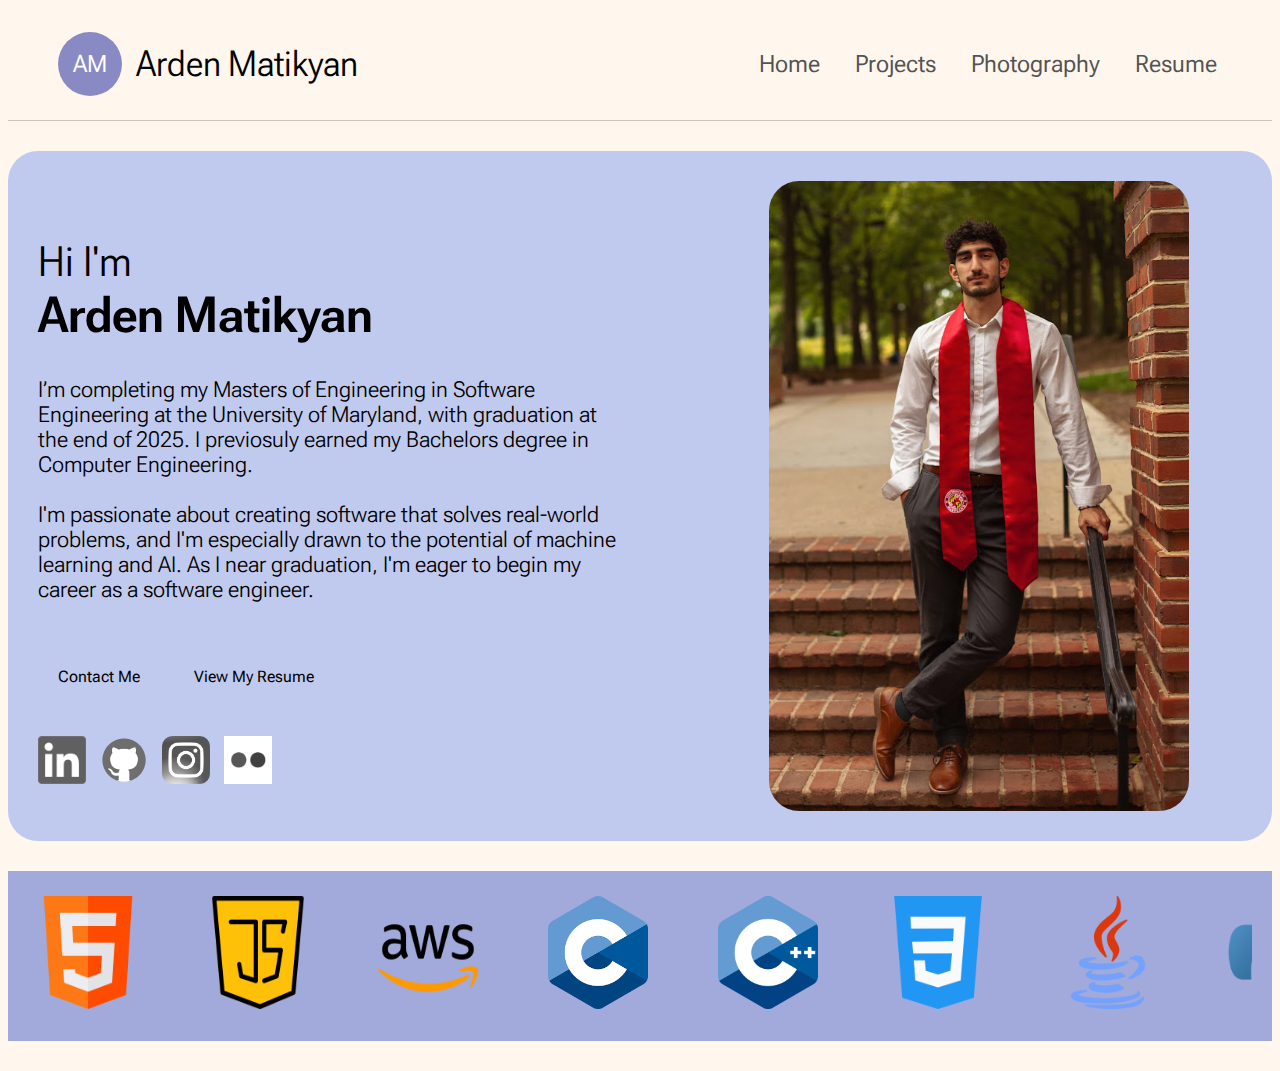
<file: index.html>
<!DOCTYPE html>
<html lang="en">

<head>
    <meta charset="UTF-8">
    <meta name="viewport" content="width=device-width, initial-scale=1.0">
    <title>Arden Matikyan</title>
    <link rel="stylesheet" href="./styles.css">
    <script src="./script.js"></script>
    <link rel="icon" type="image/jpg" href="">

    <link rel="preconnect" href="https://fonts.googleapis.com">
    <link rel="preconnect" href="https://fonts.gstatic.com" crossorigin>
    <link
        href="https://fonts.googleapis.com/css2?family=Encode+Sans+Condensed:wght@100;200;300;400;500;600;700;800;900&family=Roboto+Flex:opsz,wght@8..144,100..1000&display=swap"
        rel="stylesheet">
</head>

<body>
    <header>
        <div class="logo-holder">
            <div class="logo">AM</div>
            <div class="logo-text">Arden Matikyan</div>
        </div>

        <nav>
            <ul id="menu">
                <li>
                    <a href="index.html" onClick="switchPage();">Home</a>
                </li>
                
                <li>
                    <a href="project.html" onClick="switchPage();">Projects</a>
                </li>
                <li>
                    <a href="photo.html" onClick="switchPage();"> Photography</a>
                </li>
                <li>
                    <a href="resume.html" onClick="switchPage();">Resume</a>
                </li>
            </ul>
            <a href="#" class="menu-toggle" onClick="toggleMenu();">
                <svg class="w-6 h-6 text-gray-800 dark:text-white" aria-hidden="true" xmlns="http://www.w3.org/2000/svg"
                    width="24" height="24" fill="none" viewBox="0 0 24 24">
                    <path stroke="currentColor" stroke-linecap="round" stroke-width="2" d="M5 7h14M5 12h14M5 17h14" />
                </svg>

            </a>

        </nav>
    </header>
    <main>
        <section class="hero container">
            <div class="hero-text">
                    <p1>
                        <h1>    
                            <small>Hi I'm</small> Arden Matikyan
                        </h1>
                        I’m completing my Masters of Engineering in Software Engineering at the University of Maryland, with graduation at the end of 2025. I previosuly earned my Bachelors degree in Computer Engineering. <br><br>  I'm passionate about creating software that solves real-world problems, and I'm especially drawn to the potential of machine learning and AI. As I near graduation, I'm eager to begin my career as a software engineer. <br> <br> 
                    </p1>
                    <div class = "call-to-action">
                        <a href="mailto:ardenmatikyan@gmail.com" class="button">Contact Me</a>
                        <a href="./matikyan-resume-F25.pdf" class="button">View My Resume</a>
                    </div>
                    <div class="social-links">
                        <a href="https://www.linkedin.com/in/amatikyan/">
                            <img src="./images/LinkedIn_logo_initials.png.webp" alt="LinkedIn" width="48px">
                        </a>
                        <a href="https://github.com/arden-matikyan">
                            <img src="./images/github.png" alt="GitHub" width="48px">
                        </a>
                        <a href="https://www.instagram.com/therealfarden/">
                            <img src="./images/Instagram_icon.png" alt="Insta" width="48px">
                        </a>
                        <a href="https://www.flickr.com/people/amatikyan/">
                            <img src="./images/flickr.png" alt="flickr" width="48px">
                        </a>

                    </div>
                
            </div>
            <div class="hero-image" >
                <img src="./images/gradphoto.jpg" alt="Arden Matikyan">
            </div>

        </section>

        <section class="logos container">
            <div class="marquee">
                <div class="track">
                    <img src = "./images/html.png"  alt="html Logo"/>
                    <img src = "./images/java-script.png"  alt="JS Logo"/>
                    <img src = "./images/aws.png"  alt="Aws Logo"/>
                    <img src = "./images/C.png"  alt="C Logo"/>
                    <img src = "./images/c++.png"  alt="c++ Logo"/>
                    <img src = "./images/css-3.png"  alt="css Logo"/>
                    <img src = "./images/java.png"  alt="java Logo"/>
                    <img src = "./images/python.png"  alt="python Logo"/>
                    <img src = "./images/pytorch-logo.png"  alt="tensor Logo"/>
                    <img src = "./images/postgresql.png"  alt="pgsql Logo"/>
                    <img src = "./images/linux.webp" alt="linux Logo"/>
                    <img src = "./images/mysql.png"  alt="mysql Logo"/>
                    <img src = "./images/matlab.png"  alt="matlab Logo"/>
                
                    <img src = "./images/html.png"  alt="html Logo"/>
                    <img src = "./images/java-script.png"  alt="JS Logo"/>
                    <img src = "./images/aws.png"  alt="Aws Logo"/>
                    <img src = "./images/C.png"  alt="C Logo"/>
                    <img src = "./images/c++.png"  alt="c++ Logo"/>
                    <img src = "./images/css-3.png"  alt="css Logo"/>
                    <img src = "./images/java.png"  alt="java Logo"/>
                    <img src = "./images/python.png"  alt="python Logo"/>
                    <img src = "./images/pytorch-logo.png"  alt="tensor Logo"/>
                    <img src = "./images/postgresql.png"  alt="pgsql Logo"/>
                    <img src = "./images/linux.webp" alt="linux Logo"/>
                    <img src = "./images/mysql.png"  alt="mysql Logo"/>
                    <img src = "./images/matlab.png"  alt="matlab Logo"/>
                    
                </div>
            </div>
        </section>
    </main>

</body>

</html>
</file>
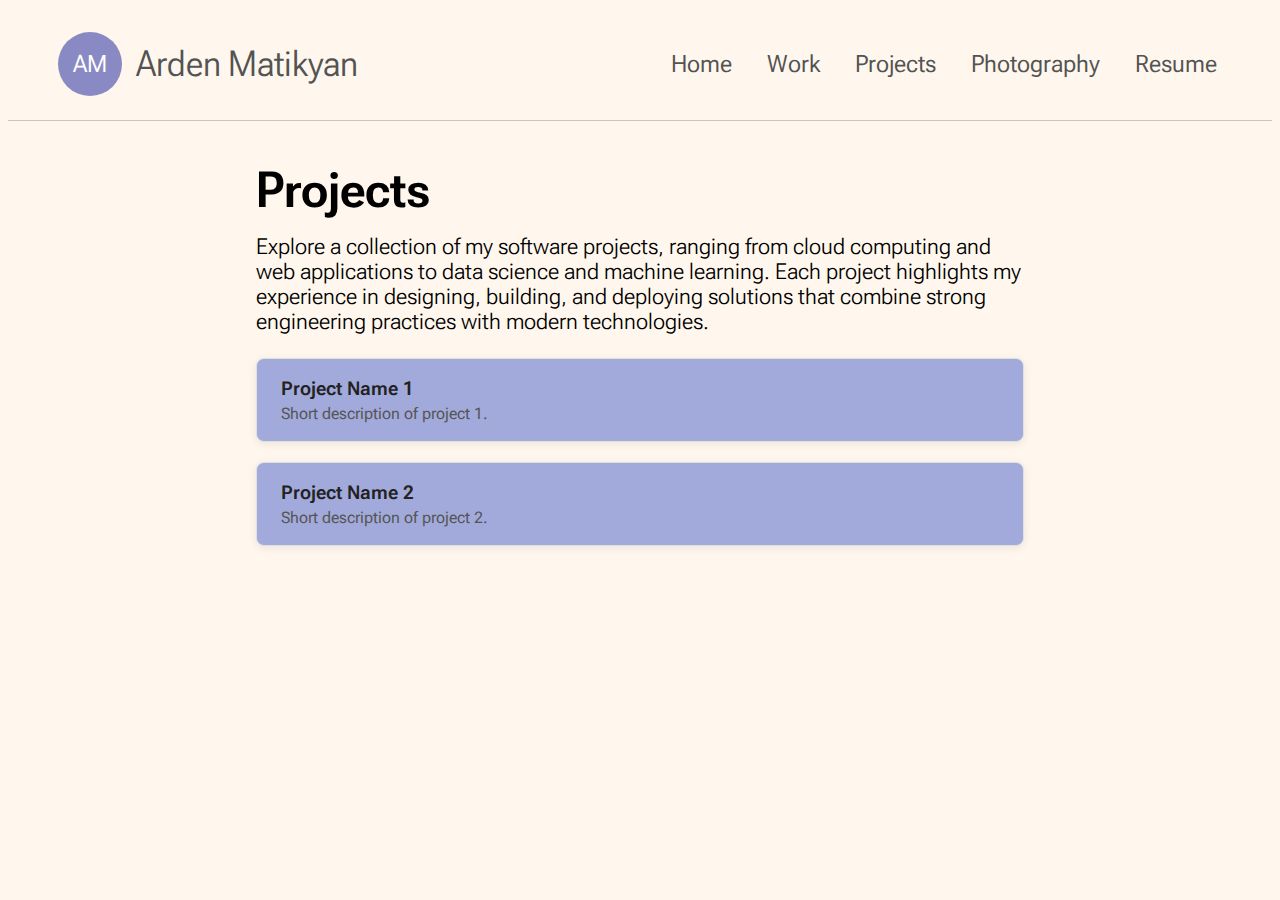
<file: project.html>
<!DOCTYPE html>
<html lang="en">

<head>
    <meta charset="UTF-8">
    <meta name="viewport" content="width=device-width, initial-scale=1.0">
    <title>Arden Matikyan</title>
    <link rel="stylesheet" href="./styles.css">
    <script src="./script.js"></script>
    <link rel="icon" type="image/jpg" href="">

    <link rel="preconnect" href="https://fonts.googleapis.com">
    <link rel="preconnect" href="https://fonts.gstatic.com" crossorigin>
    <link
        href="https://fonts.googleapis.com/css2?family=Encode+Sans+Condensed:wght@100;200;300;400;500;600;700;800;900&family=Roboto+Flex:opsz,wght@8..144,100..1000&display=swap"
        rel="stylesheet">
</head>

<body>
    <header>
        <a href="index.html" onClick= "switchPage();" class="logo-holder">
            <div class="logo">AM</div>
            <div class="logo-text">Arden Matikyan</div>
        </a>

        <nav>
            <ul id="menu">
                <li>
                    <a href="index.html" onClick="switchPage();">Home</a>
                </li>
                <li>
                    <a href="work.html" onClick="switchPage();">Work</a>
                </li>
                <li>
                    <a href="project.html" onClick="switchPage();">Projects</a>
                </li>
                <li>
                    <a href="photo.html" onClick="switchPage();"> Photography</a>
                </li>
                <li>
                    <a href="resume.html" onClick="switchPage();">Resume</a>
                </li>
            </ul>
            <a href="#" class="menu-toggle" onClick="toggleMenu();">
                <svg class="w-6 h-6 text-gray-800 dark:text-white" aria-hidden="true" xmlns="http://www.w3.org/2000/svg"
                    width="24" height="24" fill="none" viewBox="0 0 24 24">
                    <path stroke="currentColor" stroke-linecap="round" stroke-width="2" d="M5 7h14M5 12h14M5 17h14" />
                </svg>

            </a>

        </nav>
    </header>
    <main>
        <section class="projects container">
            <h1>Projects</h1>
            <p1>Explore a collection of my software projects, ranging from cloud computing and web applications to data science and machine learning. Each project highlights my experience in designing, building, and deploying solutions that combine strong engineering practices with modern technologies.</p1>
            <div class="project-list">
                <div class="project-box" onclick="toggleProject(this)">
                    <div class="project-header">
                        <span class="project-title">Project Name 1</span>
                        <span class="project-desc">Short description of project 1.</span>
                    </div>
                    <div class="project-details">
                        <p>
                            Detailed information about Project 1. You can add technologies used, challenges, outcomes, links, etc.
                        </p>
                    </div>
                </div>
                <div class="project-box" onclick="toggleProject(this)">
                    <div class="project-header">
                        <span class="project-title">Project Name 2</span>
                        <span class="project-desc">Short description of project 2.</span>
                    </div>
                    <div class="project-details">
                        <p>
                            Detailed information about Project 2. You can add technologies used, challenges, outcomes, links, etc.
                        </p>
                    </div>
                </div>
                <!-- Add more project-boxes as needed -->
            </div>
        </section>
    </main>
</body>

</html>
</file>
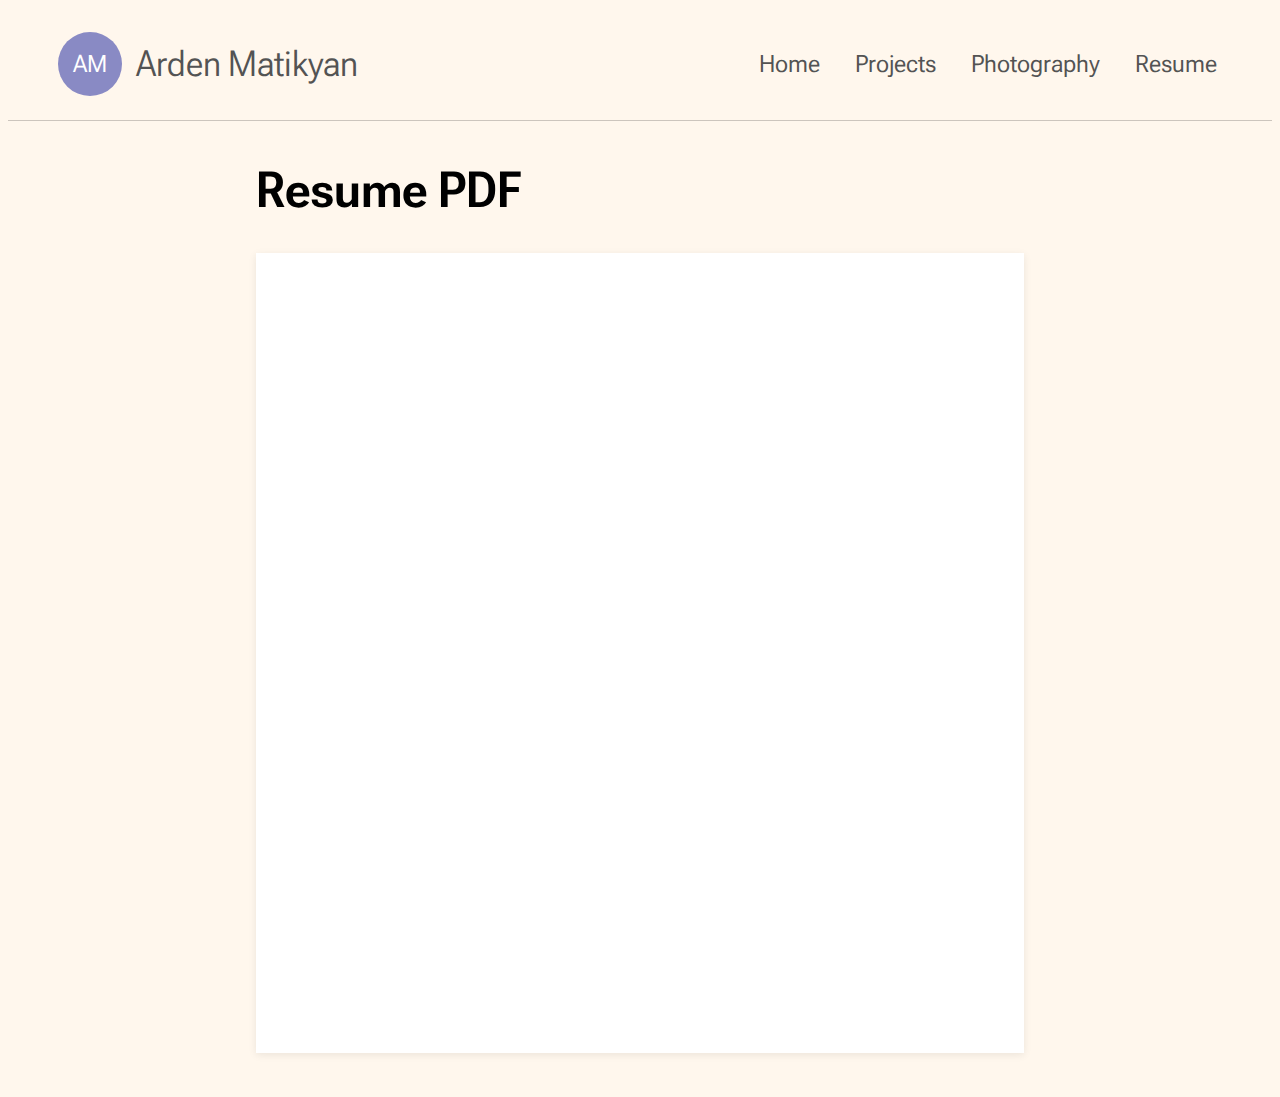
<file: resume.html>
<!DOCTYPE html>
<html lang="en">

<head>
    <meta charset="UTF-8">
    <meta name="viewport" content="width=device-width, initial-scale=1.0">
    <title>Arden Matikyan</title>
    <link rel="stylesheet" href="./styles.css">
    <script src="./script.js"></script>
    <link rel="icon" type="image/jpg" href="">

    <link rel="preconnect" href="https://fonts.googleapis.com">
    <link rel="preconnect" href="https://fonts.gstatic.com" crossorigin>
    <link
        href="https://fonts.googleapis.com/css2?family=Encode+Sans+Condensed:wght@100;200;300;400;500;600;700;800;900&family=Roboto+Flex:opsz,wght@8..144,100..1000&display=swap"
        rel="stylesheet">
</head>

<body>
    <header>
        <a href="index.html" onClick= "switchPage();" class="logo-holder">
            <div class="logo">AM</div>
            <div class="logo-text">Arden Matikyan</div>
        </a>

        <nav>
            <ul id="menu">
                <li>
                    <a href="index.html" onClick="switchPage();">Home</a>
                </li>
              
                <li>
                    <a href="project.html" onClick="switchPage();">Projects</a>
                </li>
                <li>
                    <a href="photo.html" onClick="switchPage();"> Photography</a>
                </li>
                <li>
                    <a href="resume.html" onClick="switchPage();">Resume</a>
                </li>
            </ul>
            <a href="#" class="menu-toggle" onClick="toggleMenu();">
                <svg class="w-6 h-6 text-gray-800 dark:text-white" aria-hidden="true" xmlns="http://www.w3.org/2000/svg"
                    width="24" height="24" fill="none" viewBox="0 0 24 24">
                    <path stroke="currentColor" stroke-linecap="round" stroke-width="2" d="M5 7h14M5 12h14M5 17h14" />
                </svg>

            </a>

        </nav>
    </header>
   

    <section class="pdf-viewer">
        <h1>Resume PDF</h1>
        <iframe src="./matikyan-resume-F25.pdf#toolbar=1" width="100%" height="800px" style="border:none;">
            This browser does not support PDFs. Please download the PDF to view it: <a href="./matikyan_resume_F25.pdf">Download PDF</a>
        </iframe>
    </section>
</body>

</html>
</file>
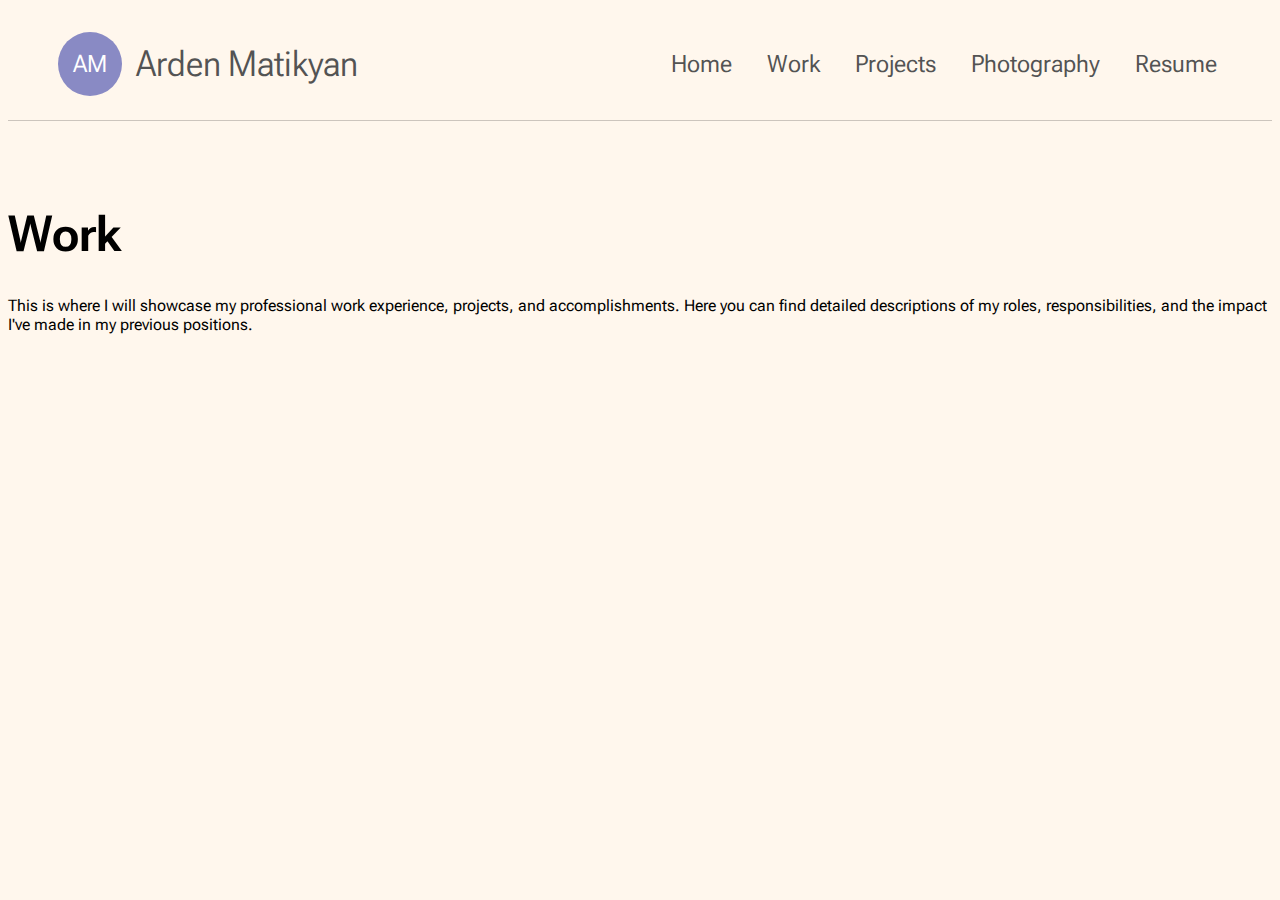
<file: work.html>
<!DOCTYPE html>
<html lang="en">

<head>
    <meta charset="UTF-8">
    <meta name="viewport" content="width=device-width, initial-scale=1.0">
    <title>Arden Matikyan</title>
    <link rel="stylesheet" href="./styles.css">
    <script src="./script.js"></script>
    <link rel="icon" type="image/jpg" href="">

    <link rel="preconnect" href="https://fonts.googleapis.com">
    <link rel="preconnect" href="https://fonts.gstatic.com" crossorigin>
    <link
        href="https://fonts.googleapis.com/css2?family=Encode+Sans+Condensed:wght@100;200;300;400;500;600;700;800;900&family=Roboto+Flex:opsz,wght@8..144,100..1000&display=swap"
        rel="stylesheet">
</head>

<body>
    <header>
        <a href="index.html" onClick= "switchPage();" class="logo-holder">
            <div class="logo">AM</div>
            <div class="logo-text">Arden Matikyan</div>
        </a>

        <nav>
            <ul id="menu">
                <li>
                    <a href="index.html" onClick="switchPage();">Home</a>
                </li>
                <li>
                    <a href="work.html" onClick="switchPage();">Work</a>
                </li>
                <li>
                    <a href="project.html" onClick="switchPage();">Projects</a>
                </li>
                <li>
                    <a href="photo.html" onClick="switchPage();"> Photography</a>
                </li>
                <li>
                    <a href="resume.html" onClick="switchPage();">Resume</a>
                </li>
            </ul>
            <a href="#" class="menu-toggle" onClick="toggleMenu();">
                <svg class="w-6 h-6 text-gray-800 dark:text-white" aria-hidden="true" xmlns="http://www.w3.org/2000/svg"
                    width="24" height="24" fill="none" viewBox="0 0 24 24">
                    <path stroke="currentColor" stroke-linecap="round" stroke-width="2" d="M5 7h14M5 12h14M5 17h14" />
                </svg>

            </a>

        </nav>
    </header>
    <main>
        <section class="work container">
            <div class="work-text">
                <h1>Work</h1>
                <p2>
                    This is where I will showcase my professional work experience, projects, and accomplishments. 
                    Here you can find detailed descriptions of my roles, responsibilities, and the impact I've made in my previous positions.
                </p2>
            </div>
        </section>
    </main>


</body>

</html>
</file>
<file: styles.css>
*,
*::before,
*::after {
  box-sizing: border-box;
  margin: 500;
  padding: 500;
  scroll-behavior: smooth;
}

:root {

  --base-paper: #fff2e095;
  --base-lav-one: #C0C9EE;
  --base-lav-two: #A2AADB;
  --base-lav-three: #898AC4;


  --b-base: #555;
  --blue: #001cbb28;
  --green: #368a52;
  --green-light: #368a5281;
  --blue-dark: #0a61ae;
  --b-text: #333;
  --b-text-light: #666;
  --light-purple: #bda0ff3f;
  --black: #000000;
  --white: #ffffff;
  --dark-grey: #535353;
  --light-grey: #5353538a;

}

a {
  text-decoration: none;
  color: var(--dark-grey);
  display: inline-block;
}

header {
  
  padding-top: 10px;
  padding-bottom: 10px;
  padding-left: 40px;
  padding-right: 40px;
  max-width: 1440px;
  margin: auto;
  justify-content: space-between;
  border-bottom: 1px solid rgba(0, 0, 0, .2);
  display: flex;

  .logo-holder {
    align-items: center;
    display: flex;
    padding: 10px;
    gap: 8px;
    /* Add gap to control spacing between logo and text */

    .logo {
      display: flex;
      background-color: var(--base-lav-three);
      color: var(--white);
      font-size: 24px;
      height: 64px;
      width: 64px;
      margin-right: 6px;
      border-radius: 50%;
      align-items: center;
      justify-content: center;
      font-weight: normal !important;
    }

    .logo-text {
      flex: 1;
      font-size: 36px;
      font-weight: normal !important;
    }
  }

  nav {

    display: flex;
    align-items: center;

    ul {
      font-size: 24px;
      display: flex;
      list-style-type: none;
      padding: 0px;
      gap: 5px;

      li {
        a {
          display: inline-block;
          padding: 8px 15px;

          &:hover {
            background-color: var(--base-lav-two);
            color: var(--white);
            border-radius: 5px;
            text-decoration: none;
          }
        }
      }

      menu-toggle {
        color: var(--base-lav-three);
      }
    }

    .menu-toggle {
      display: none;
      color: var(--base-lav-three);
      padding: 10px;
      margin-top: 20px;

      @media (max-width:768px) {
        display: inline-block;
        position: absolute;
        top: 20px;
        right: 20px;
      }
    }
  }

  @media (max-width: 1024px) {
    flex-direction: column;
    align-items: center;
  }

  @media (max-width: 768px) {
    flex-direction: column;
    align-items: center;

    nav {
      margin-top: 10px;
      width: 100%;

      ul {
        display: none;
        flex-direction: column;
        text-align: center;
        width: 100%;

        a {
          width: 100%;
        }

        &.active {
          display: flex;
        }
      }
    }
  }
}

body {
  font-family: 'Roboto Flex', sans-serif;
  font-weight: 400;
  font-style: normal;
  background: var(--base-paper);
}



.projects.container,
.gallery.container {
  max-width: 800px;
  margin: 40px auto;
  padding: 0 16px;
}

/* Optionally, remove horizontal padding from the generic .container class if not needed elsewhere */
.container {
  gap: 30px;
  max-width: 1440px;
  margin: auto;
  padding-top: 20px;
  padding-bottom: 20px;
  margin-top: 30px;
  margin-bottom: 30px;
  /* Remove padding-left and padding-right here */
}

.button {
  display: inline-block;
  padding: 10px 20px;
  background-color: var(--base-lav-one);
  color: var(--white);
  border-radius: 5px;

  &:hover {
    background-color: var(--base-lav-three);
  }

  transition: ease 0.3s;
}

h1 {
  font-size: 50px;
  font-weight: 600;
}

small {
  display: block;
  font-weight: 400;
}

p1 {
  font-size: 22px;
  font-weight: 300;
  display: block;
}

.hero {
  display: flex;
  margin-top: 30px;
  align-items: center;

  @media (max-width: 1024px) {
    flex-direction: column;
    text-align: center;
    padding: 30px;
  }

  background-color: var(--base-lav-one);
  padding: 30px;
  border-radius: 30px;

  .hero-image {
    flex: 1;
    display: flex;
    justify-content: center;
    align-items: center;

    img {

      max-width: 420px;
      border-radius: 30px;

      @media (min-width: 1025px) {
        margin-left: 60px;
      }
    }
  }


  .hero-text {
    flex: 1;

    display: flex;
    flex-direction: column;
    justify-content: center;

    .call-to-action {
      margin-top: 30px;
      margin-bottom: 20px;

      a {
        color: var(--black);
        margin-right: 10px;
        margin-left: 0px;
        &:hover{
          color: #fff;
        }
      }
      
    }

    .social-links {
      margin-top: 20px;

      a {
        margin-right: 10px;

        img {
          filter: grayscale(100%);
          transition: filter 0.3s ease;

          &:hover {
            filter: grayscale(0%);
          }
        }
      }
    }
  }

}

.logos {
  background-color: var(--base-lav-two);
  border-radius: 30px;
  padding: 25px 20px;

  @media(max-width:1440px) {
    border-radius: 0px;
  }

  .marquee {
    width: 100wv;
    max-width: 100%;
    height: 120px;
    overflow: hidden;
    position: relative;

    .track {
      position: absolute;
      white-space: nowrap;
      will-change: transform;
      animation: marquee 20s linear infinite;
      display: flex;
      gap: 50px;
    }
  }
}

@keyframes marquee {
  0% {
    transform: translateX(0%);
  }

  100% {
    transform: translateX(-50%);
  }

}

.logos img {
  width: 100px;
  /* change this to resize all logos */
  height: auto;
  /* keeps aspect ratio */
  margin: 0px 10px;
  /* optional spacing between logos */
}


.gallery.container h1 {
  margin-top: 0;
  margin-bottom: 0px;
  display: block;
}
.projects.container h1{
  margin-top: 0px;
  margin-bottom: 0px;
  display: block;
}

.projects.container p1{
  margin-top: 15px;
  margin-bottom: 24px;
  display: block;
}
.gallery.container p1 {
  margin-top: 0 !important;
  margin-bottom: 24px;
  display: block;
}

.pdf-viewer {
  max-width: 800px;
  margin: 40px auto;
  padding: 0 16px;
}

.pdf-viewer h2 {
  margin-bottom: 24px;
}

.pdf-viewer iframe {
  width: 100%;
  height: 800px;
  box-shadow: 0 2px 8px rgba(0,0,0,0.08);
  background: #fff;
}

.project-list,
.gallery {
  display: flex;
  flex-direction: column;
  gap: 20px;

}


.project-box {
  background: var(--base-lav-two);
  border-radius: 8px;
  box-shadow: 0 2px 8px rgba(0, 0, 0, 0.08);
  padding: 18px 24px;
  cursor: pointer;
  border: 1px solid #e0e0e0;
  transition: background 0.3s, color 0.3s, box-shadow 0.2s;

}

.project-box:hover {
  box-shadow: 0 4px 16px rgba(0, 0, 0, 0.12);
}

.project-header {
  display: flex;
  flex-direction: column;
}

.project-title {
  font-size: 1.2rem;
  font-weight: 600;
  color: #222;
}

.project-desc {
  font-size: 1rem;
  color: #555;
  margin-top: 4px;
}

.project-details {
  margin-top: 14px;
  display: none;
  color: #333;
  font-size: 0.98rem;
}

.project-box.active .project-details {
  display: block;
  transition: all 0.8s ease;
}
.project-box.active {
  background: var(--base-lav-one);
  color: var(--white);
  transition: background 0.3s, color 0.3s;
}

.gallery.container p1 a {
  text-decoration: underline; /* optional for emphasis */
}
.gallery.container p1 a:hover {
  color: var(--blue-dark)
}


.gallery img {
  display: block;
  width: 100%;
  height: auto;
}
</file>
